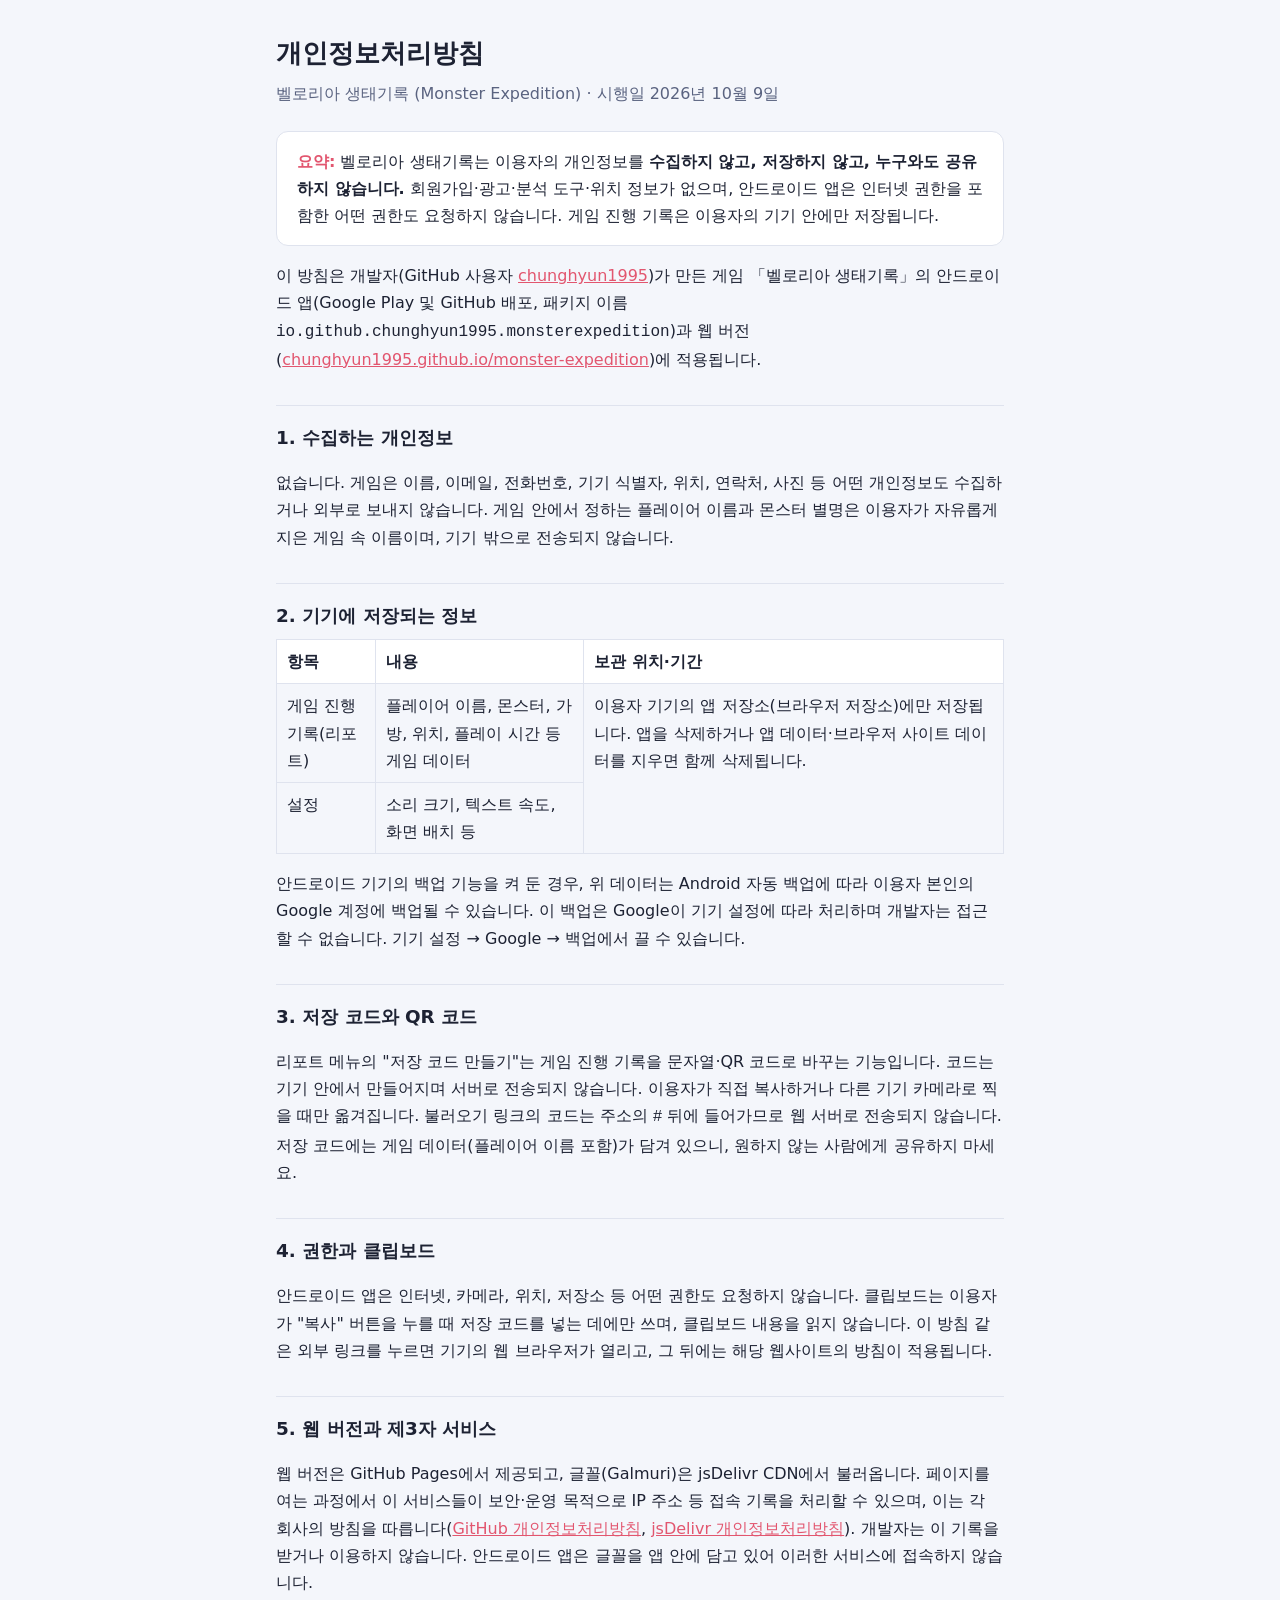
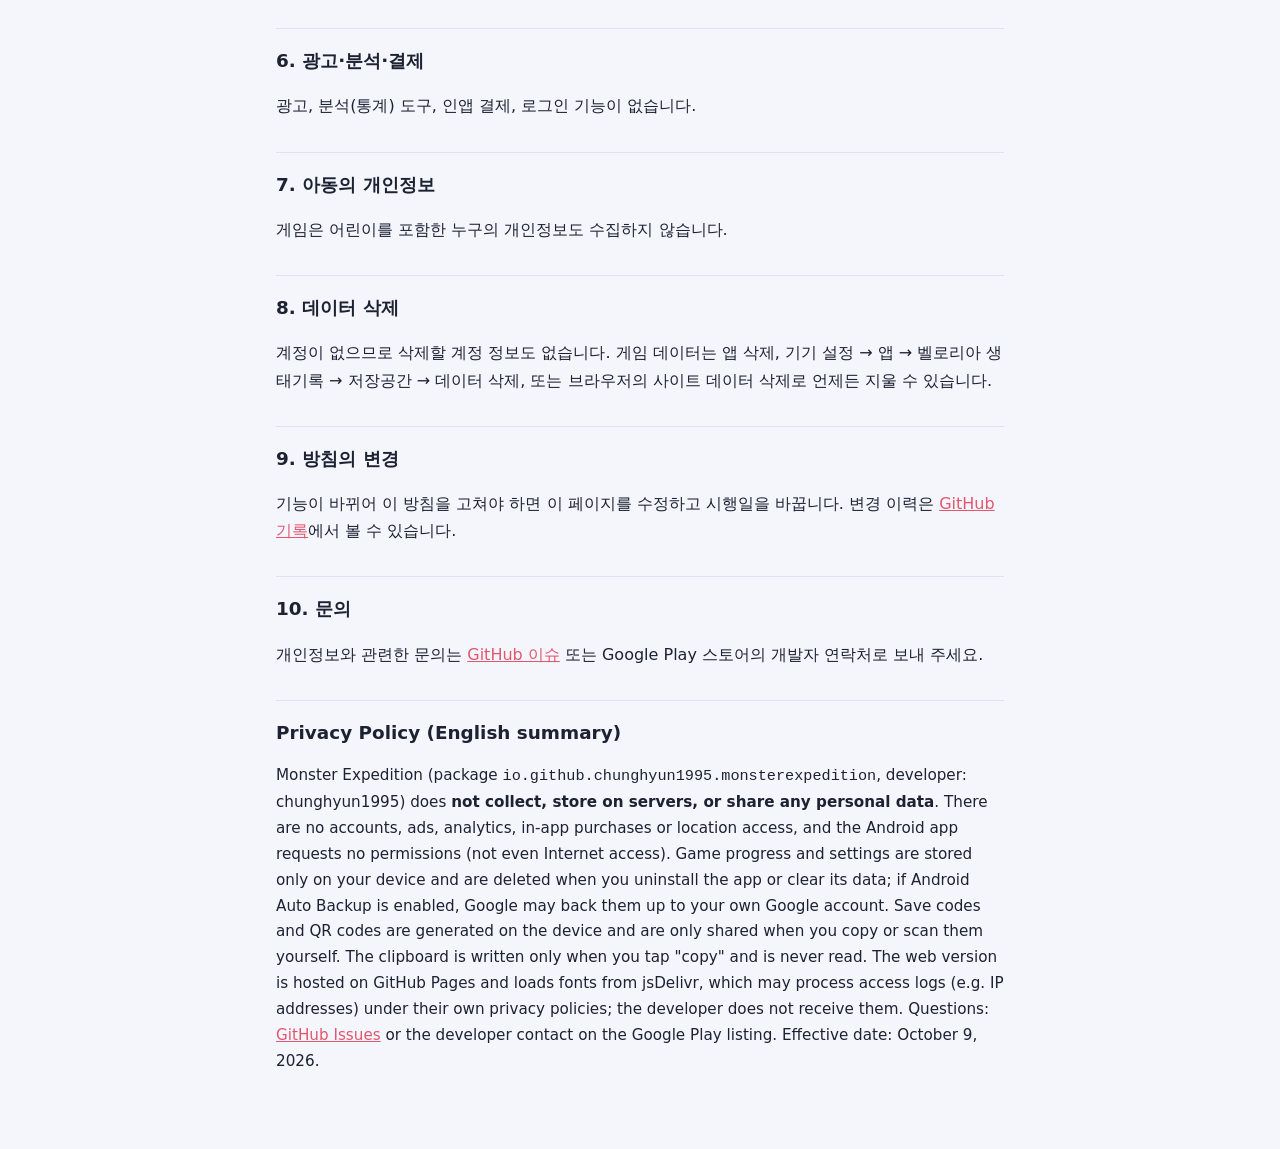
<file: privacy.html>
<!doctype html>
<html lang="ko">
<head>
<meta charset="utf-8">
<meta name="viewport" content="width=device-width,initial-scale=1">
<title>개인정보처리방침 · 벨로리아 생태기록</title>
<meta name="description" content="벨로리아 생태기록(Monster Expedition) 게임의 개인정보처리방침">
<style>
:root{--bg:#f4f6fb;--card:#fff;--fg:#1d2233;--sub:#5a6380;--line:#dfe3ee;--accent:#e2566f}
@media (prefers-color-scheme:dark){:root{--bg:#14161f;--card:#1d2030;--fg:#e8ebf5;--sub:#a3abc6;--line:#2e3348;--accent:#ff7d93}}
*{box-sizing:border-box}
body{margin:0;background:var(--bg);color:var(--fg);font:16px/1.7 system-ui,-apple-system,"Apple SD Gothic Neo","Noto Sans KR","Malgun Gothic",sans-serif}
main{max-width:760px;margin:0 auto;padding:32px 16px 64px}
h1{font-size:1.6rem;margin:0 0 4px}
h2{font-size:1.15rem;margin:32px 0 8px;padding-top:16px;border-top:1px solid var(--line)}
p,li{color:var(--fg)}
.sub{color:var(--sub);margin:0 0 24px}
.card{background:var(--card);border:1px solid var(--line);border-radius:12px;padding:16px 20px;margin:16px 0}
.card strong{color:var(--accent)}
a{color:var(--accent)}
code{overflow-wrap:anywhere}
table{border-collapse:collapse;width:100%;margin:8px 0}
th,td{border:1px solid var(--line);padding:8px 10px;text-align:left;vertical-align:top}
th{background:var(--card)}
.en{color:var(--sub);font-size:.95rem}
</style>
</head>
<body>
<main>
<h1>개인정보처리방침</h1>
<p class="sub">벨로리아 생태기록 (Monster Expedition) · 시행일 2026년 10월 9일</p>

<div class="card">
  <strong>요약:</strong> 벨로리아 생태기록는 이용자의 개인정보를 <b>수집하지 않고, 저장하지 않고, 누구와도 공유하지 않습니다.</b>
  회원가입·광고·분석 도구·위치 정보가 없으며, 안드로이드 앱은 인터넷 권한을 포함한 어떤 권한도 요청하지 않습니다.
  게임 진행 기록은 이용자의 기기 안에만 저장됩니다.
</div>

<p>이 방침은 개발자(GitHub 사용자 <a href="https://github.com/chunghyun1995">chunghyun1995</a>)가 만든
게임 「벨로리아 생태기록」의 안드로이드 앱(Google Play 및 GitHub 배포, 패키지 이름 <code>io.github.chunghyun1995.monsterexpedition</code>)과
웹 버전(<a href="https://chunghyun1995.github.io/monster-expedition/">chunghyun1995.github.io/monster-expedition</a>)에 적용됩니다.</p>

<h2>1. 수집하는 개인정보</h2>
<p>없습니다. 게임은 이름, 이메일, 전화번호, 기기 식별자, 위치, 연락처, 사진 등 어떤 개인정보도 수집하거나 외부로 보내지 않습니다.
게임 안에서 정하는 플레이어 이름과 몬스터 별명은 이용자가 자유롭게 지은 게임 속 이름이며, 기기 밖으로 전송되지 않습니다.</p>

<h2>2. 기기에 저장되는 정보</h2>
<table>
  <tr><th>항목</th><th>내용</th><th>보관 위치·기간</th></tr>
  <tr><td>게임 진행 기록(리포트)</td><td>플레이어 이름, 몬스터, 가방, 위치, 플레이 시간 등 게임 데이터</td><td rowspan="2">이용자 기기의 앱 저장소(브라우저 저장소)에만 저장됩니다. 앱을 삭제하거나 앱 데이터·브라우저 사이트 데이터를 지우면 함께 삭제됩니다.</td></tr>
  <tr><td>설정</td><td>소리 크기, 텍스트 속도, 화면 배치 등</td></tr>
</table>
<p>안드로이드 기기의 백업 기능을 켜 둔 경우, 위 데이터는 Android 자동 백업에 따라 이용자 본인의 Google 계정에 백업될 수 있습니다.
이 백업은 Google이 기기 설정에 따라 처리하며 개발자는 접근할 수 없습니다. 기기 설정 → Google → 백업에서 끌 수 있습니다.</p>

<h2>3. 저장 코드와 QR 코드</h2>
<p>리포트 메뉴의 "저장 코드 만들기"는 게임 진행 기록을 문자열·QR 코드로 바꾸는 기능입니다. 코드는 기기 안에서 만들어지며 서버로 전송되지 않습니다.
이용자가 직접 복사하거나 다른 기기 카메라로 찍을 때만 옮겨집니다. 불러오기 링크의 코드는 주소의 <code>#</code> 뒤에 들어가므로 웹 서버로 전송되지 않습니다.
저장 코드에는 게임 데이터(플레이어 이름 포함)가 담겨 있으니, 원하지 않는 사람에게 공유하지 마세요.</p>

<h2>4. 권한과 클립보드</h2>
<p>안드로이드 앱은 인터넷, 카메라, 위치, 저장소 등 어떤 권한도 요청하지 않습니다. 클립보드는 이용자가 "복사" 버튼을 누를 때 저장 코드를 넣는 데에만 쓰며, 클립보드 내용을 읽지 않습니다.
이 방침 같은 외부 링크를 누르면 기기의 웹 브라우저가 열리고, 그 뒤에는 해당 웹사이트의 방침이 적용됩니다.</p>

<h2>5. 웹 버전과 제3자 서비스</h2>
<p>웹 버전은 GitHub Pages에서 제공되고, 글꼴(Galmuri)은 jsDelivr CDN에서 불러옵니다. 페이지를 여는 과정에서 이 서비스들이 보안·운영 목적으로 IP 주소 등 접속 기록을 처리할 수 있으며,
이는 각 회사의 방침을 따릅니다(<a href="https://docs.github.com/site-policy/privacy-policies/github-general-privacy-statement">GitHub 개인정보처리방침</a>,
<a href="https://www.jsdelivr.com/terms/privacy-policy-jsdelivr-net">jsDelivr 개인정보처리방침</a>). 개발자는 이 기록을 받거나 이용하지 않습니다.
안드로이드 앱은 글꼴을 앱 안에 담고 있어 이러한 서비스에 접속하지 않습니다.</p>

<h2>6. 광고·분석·결제</h2>
<p>광고, 분석(통계) 도구, 인앱 결제, 로그인 기능이 없습니다.</p>

<h2>7. 아동의 개인정보</h2>
<p>게임은 어린이를 포함한 누구의 개인정보도 수집하지 않습니다.</p>

<h2>8. 데이터 삭제</h2>
<p>계정이 없으므로 삭제할 계정 정보도 없습니다. 게임 데이터는 앱 삭제, 기기 설정 → 앱 → 벨로리아 생태기록 → 저장공간 → 데이터 삭제, 또는 브라우저의 사이트 데이터 삭제로 언제든 지울 수 있습니다.</p>

<h2>9. 방침의 변경</h2>
<p>기능이 바뀌어 이 방침을 고쳐야 하면 이 페이지를 수정하고 시행일을 바꿉니다. 변경 이력은 <a href="https://github.com/chunghyun1995/monster-expedition/commits/main/privacy.html">GitHub 기록</a>에서 볼 수 있습니다.</p>

<h2>10. 문의</h2>
<p>개인정보와 관련한 문의는 <a href="https://github.com/chunghyun1995/monster-expedition/issues">GitHub 이슈</a> 또는 Google Play 스토어의 개발자 연락처로 보내 주세요.</p>

<h2 lang="en">Privacy Policy (English summary)</h2>
<div class="en" lang="en">
<p>Monster Expedition (package <code>io.github.chunghyun1995.monsterexpedition</code>, developer: chunghyun1995) does <b>not collect, store on servers, or share any personal data</b>.
There are no accounts, ads, analytics, in-app purchases or location access, and the Android app requests no permissions (not even Internet access).
Game progress and settings are stored only on your device and are deleted when you uninstall the app or clear its data; if Android Auto Backup is enabled, Google may back them up to your own Google account.
Save codes and QR codes are generated on the device and are only shared when you copy or scan them yourself. The clipboard is written only when you tap "copy" and is never read.
The web version is hosted on GitHub Pages and loads fonts from jsDelivr, which may process access logs (e.g. IP addresses) under their own privacy policies; the developer does not receive them.
Questions: <a href="https://github.com/chunghyun1995/monster-expedition/issues">GitHub Issues</a> or the developer contact on the Google Play listing. Effective date: October 9, 2026.</p>
</div>
</main>
</body>
</html>
</file>
